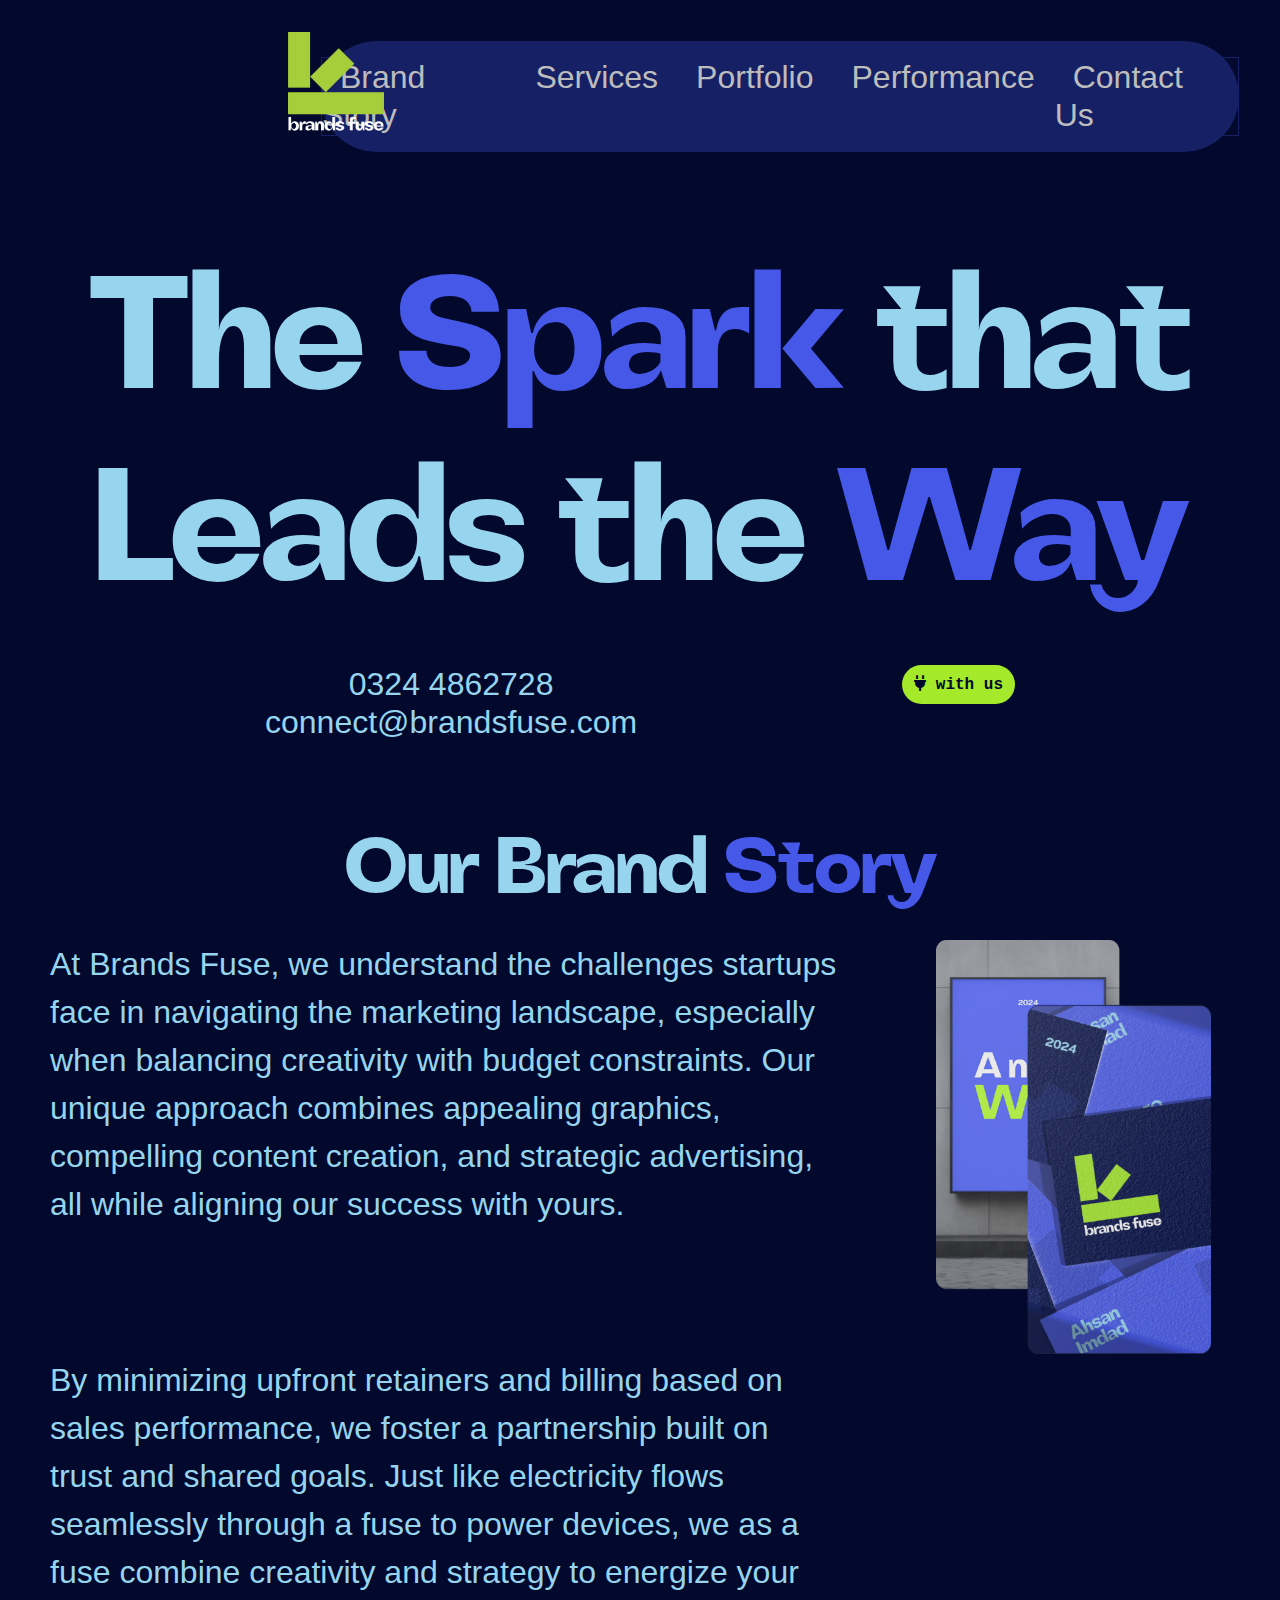
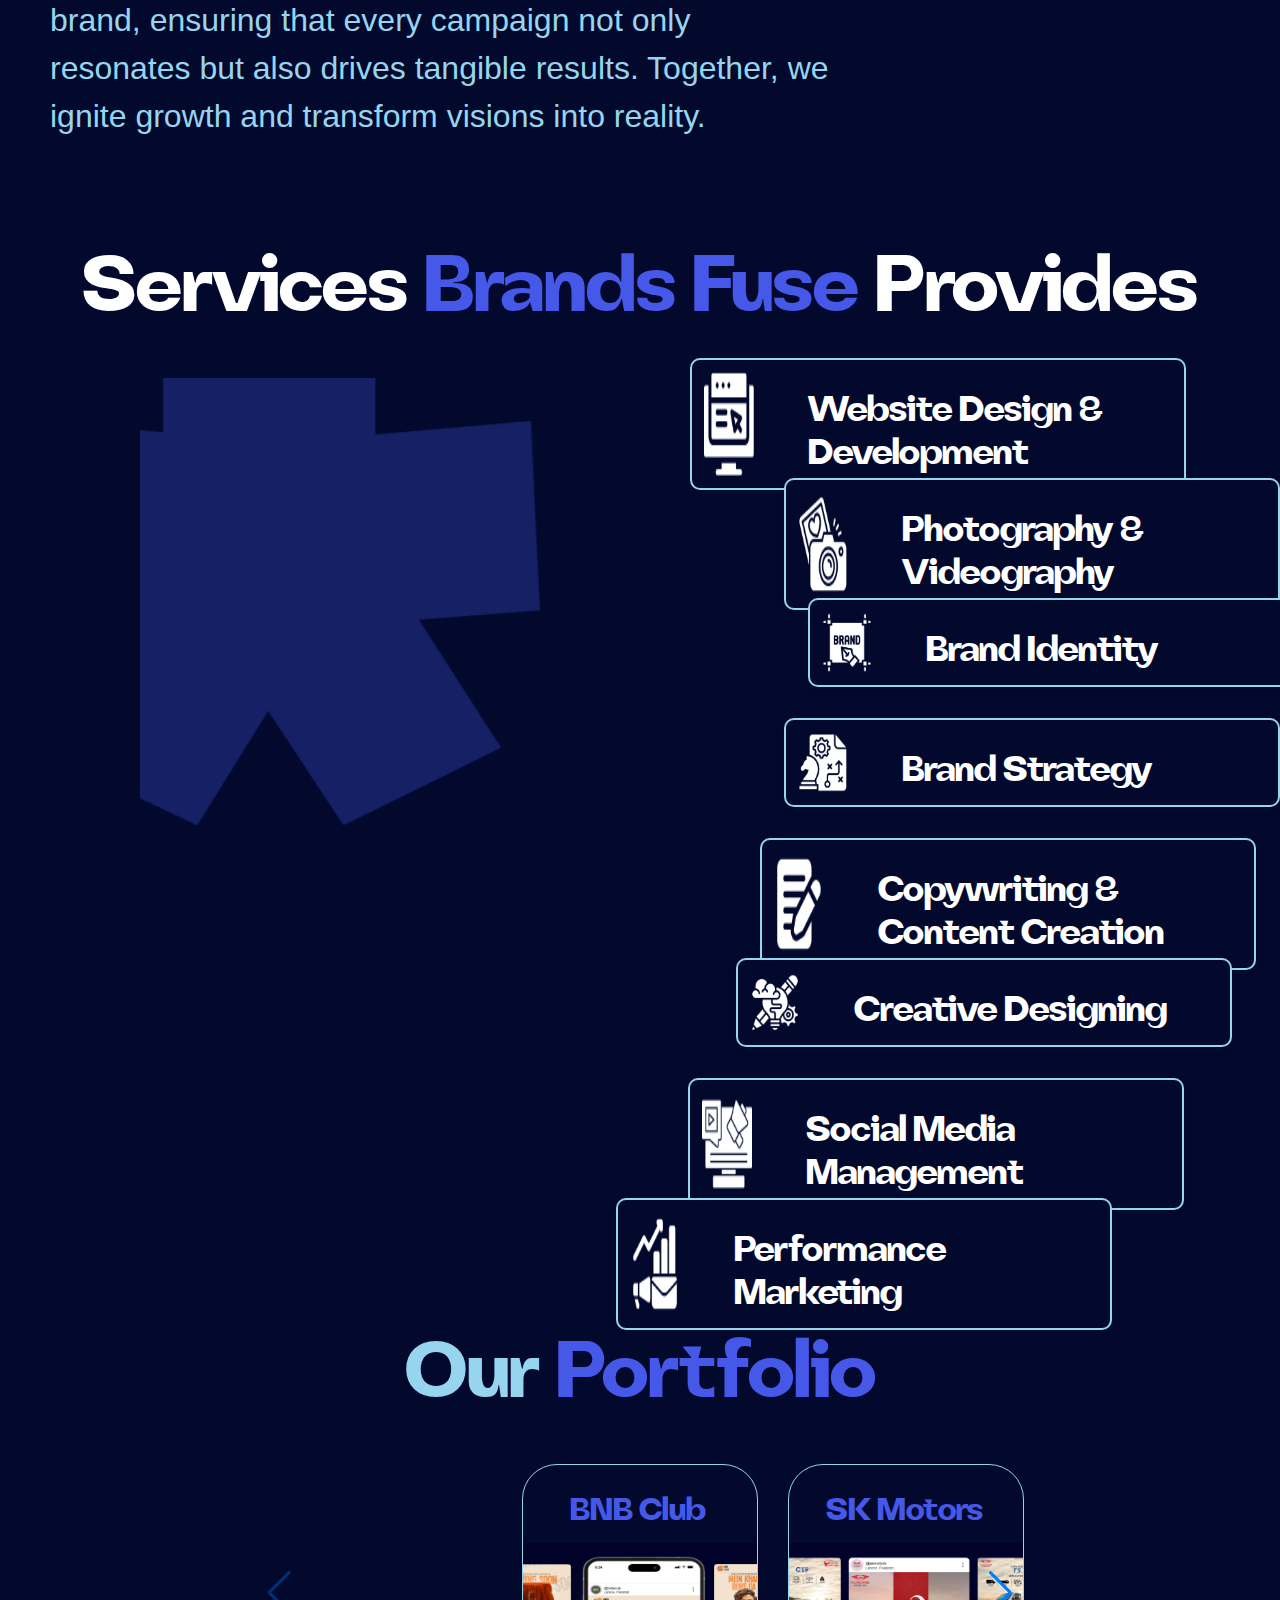
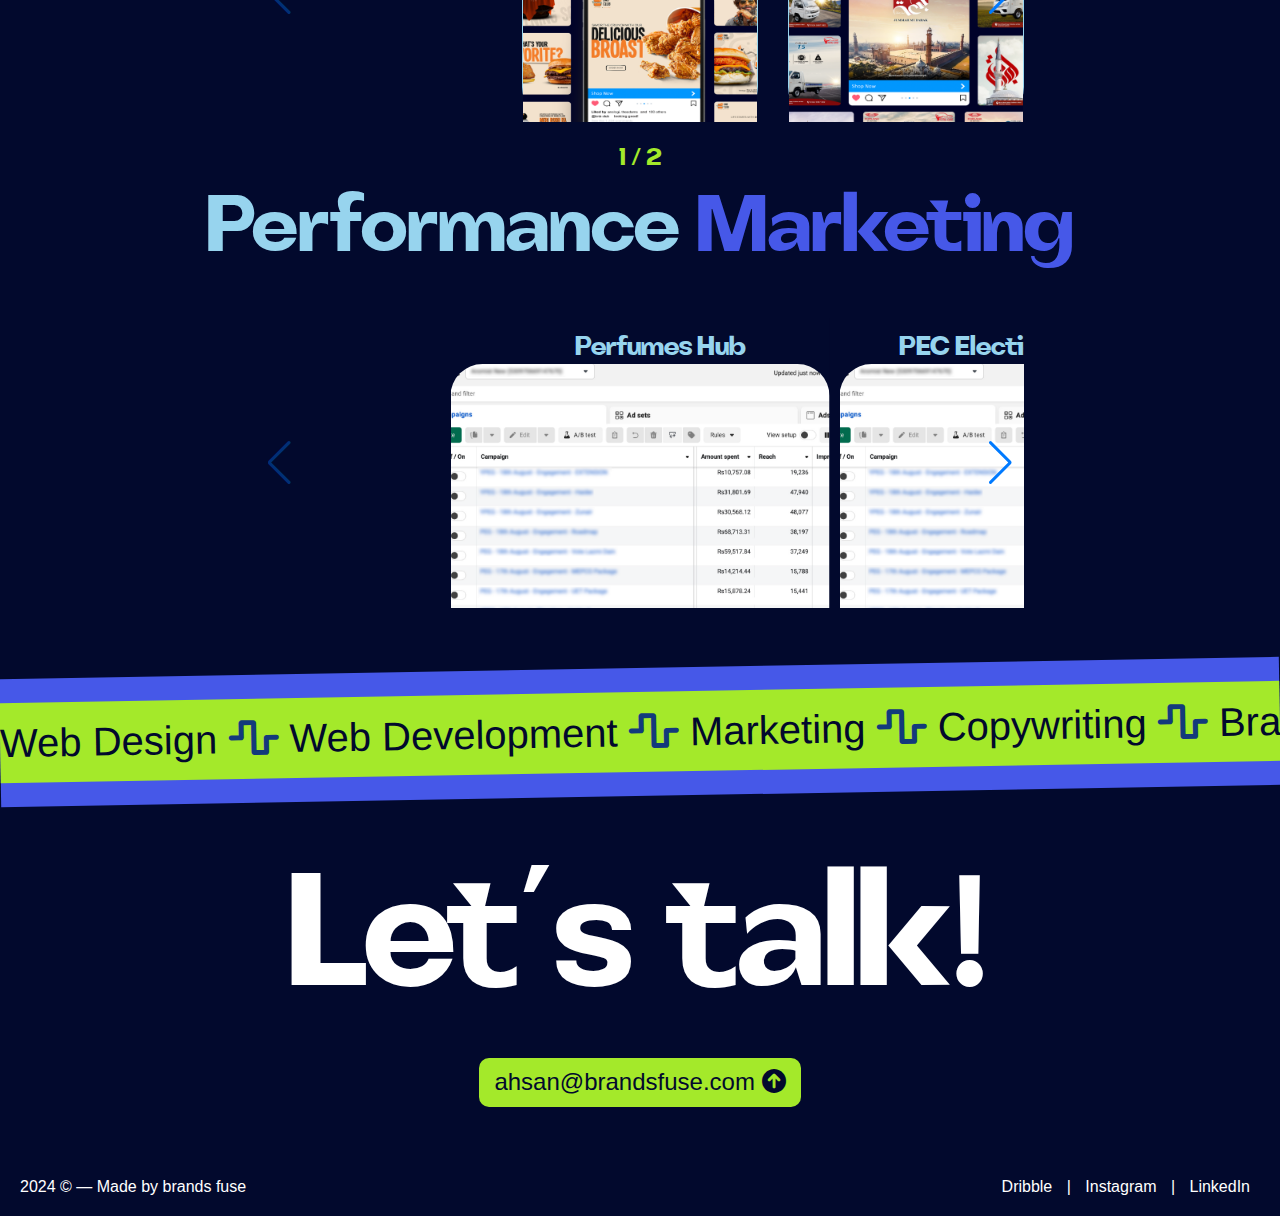
<file: index.html>
<!DOCTYPE html>
<html lang="en">
  <head>
    <meta charset="UTF-8" />
    <meta name="viewport" content="width=device-width, initial-scale=1.0" />
    <!-- Link For FOnt Awesome-->
    <link
      rel="stylesheet"
      href="https://cdnjs.cloudflare.com/ajax/libs/font-awesome/6.0.0-beta3/css/all.min.css"
    />

    <link rel="icon" type="image/x-icon" href="./src/image.png" />
    <!-- Link Swiper's CSS -->
    <link
      rel="stylesheet"
      href="https://cdn.jsdelivr.net/npm/swiper@11/swiper-bundle.min.css"
    />

    <!-- Swiper's JavaScript -->
    <script src="https://cdn.jsdelivr.net/npm/swiper@11/swiper-bundle.min.js"></script>

    <title>Brands Fuse</title>
    <link rel="stylesheet" href="styles.css" />
  </head>
  <body>
    <!-- logo -->

    <img class="logo" src="./src/image.png" alt="BrandsFuse" />

    <!-- Hamburger for Mobile devices -->

    <!-- Navigation Section -->
    <nav>
      <div class="hamburger" onclick="toggleNavbar()">
        <div class="bar"></div>
        <div class="bar"></div>
        <div class="bar"></div>
      </div>
      <ul class="nav-links" id="navLinks">
        <li><a href="#brand-story">Brand Story</a></li>
        <li><a href="#services">Services</a></li>
        <li><a href="#portfolio">Portfolio</a></li>
        <li><a href="#performance">Performance</a></li>
        <li><a href="#contact">Contact Us</a></li>
      </ul>
    </nav>

    <!-- Header Section -->
    <header>
      <div class="header-content" id="header">
        <h1>The <span>Spark </span>that<br />Leads the <span>Way</span></h1>

        <div class="sub-header">
          <p>0324 4862728 <br />connect@brandsfuse.com</p>
          <a href="mailto:ahsan@brandsfuse.com">
            <button href="#contact">
              <i class="fa fa-plug" aria-hidden="true"></i> with us
            </button>
          </a>
        </div>
      </div>
    </header>

    <!-- Brand Story Section -->

    <section id="brand-story" class="brand-story">
      <h2>Our Brand <span>Story</span></h2>
      <div class="brand-story-content">
        <p class="p1">
          At Brands Fuse, we understand the challenges startups face in
          navigating the marketing landscape, especially when balancing
          creativity with budget constraints. Our unique approach combines
          appealing graphics, compelling content creation, and strategic
          advertising, all while aligning our success with yours.
        </p>
        <p class="p2">
          By minimizing upfront retainers and billing based on sales
          performance, we foster a partnership built on trust and shared goals.
          Just like electricity flows seamlessly through a fuse to power
          devices, we as a fuse combine creativity and strategy to energize your
          brand, ensuring that every campaign not only resonates but also drives
          tangible results. Together, we ignite growth and transform visions
          into reality.
        </p>
        <div class="p3">
          <img src="./src/brandstory.png" alt="brand story" />
        </div>
      </div>
    </section>

    <!-- Services Section-->
    <section id="services" class="services">
      <h2>Services <span> Brands Fuse </span>Provides</h2>
      <div class="services-container">
        <div class="service">
          <img src="icons/website-icon.png" alt="Website Design" />
          <h3>Website Design & Development</h3>
        </div>
        <div class="service">
          <img src="icons/wedding-photography.png" alt="Photography" />
          <h3>Photography & Videography</h3>
        </div>
        <div class="service">
          <img src="icons/branding.png" alt="Brand Identity" />
          <h3>Brand Identity</h3>
        </div>

        <div class="service">
          <img src="icons/strategy.png" alt="Brand Strategy" />
          <h3>Brand Strategy</h3>
        </div>

        <div class="service">
          <img src="icons/copywriting.png" alt="Copywriting" />
          <h3>Copywriting & Content Creation</h3>
        </div>

        <div class="service">
          <img src="icons/design-thinking.png" alt="Creative Designing" />
          <h3>Creative Designing</h3>
        </div>
        <div class="service">
          <img src="icons/social-marketing.png" alt="Social Media Management" />
          <h3>Social Media Management</h3>
        </div>
        <div class="service">
          <img src="icons/data-visualization.png" alt="Performance Marketing" />
          <h3>Performance Marketing</h3>
        </div>
      </div>
      <img class="flower" src="./src/flower.png" alt="flower icon" />
    </section>

    <!-- Portfolio Section -->
    <section class="portfolio-section" id="portfolio">
      <h2>Our <span>Portfolio</span></h2>
      <div class="portfolio-container swiper-container">
        <div #swiperRef="" class="swiper swiper1">
          <div class="swiper-wrapper">
            <div class="portfolio swiper-slide">
              <h3>BNB Club</h3>
              <img src="src/bnb.png" alt="bnb club image" />
              <!-- <a href="bnb.html">
                <i class="fas fa-arrow-circle-up fa-rotate-by"></i
              ></a> -->
            </div>
            <div class="portfolio swiper-slide">
              <h3>SK Motors</h3>

              <img src="src/skmotors.png" alt="sk motors image" />
              <!-- <a href="skmotors.html">
                <i class="fas fa-arrow-circle-up fa-rotate-by"></i
              ></a> -->
            </div>
            <div class="portfolio swiper-slide">
              <h3>My Burger</h3>
              <img src="src/myburger.png" alt="my Burger" />
              <!-- <a href="myburger.html">
                <i class="fas fa-arrow-circle-up fa-rotate-by"> </i>
              </a> -->
            </div>
          </div>
          <div class="swiper-button-next"></div>
          <div class="swiper-button-prev"></div>
        </div>
        <div class="swiper-pagination"></div>
      </div>
    </section>

    <!-- Performance Section -->

    <section class="performance-section" id="performance">
      <h2>Performance <span> Marketing</span></h2>
      <div class="performance-container swiper-container">
        <div #swiperRef="" class="swiper swiper2">
          <div class="performance-wrapper swiper-wrapper">
            <div class="performance swiper-slide">
              <h3>Perfumes Hub</h3>
              <img src="./src/perfumeshub.png" alt="perfumeshub performance" />
            </div>

            <div class="performance swiper-slide">
              <h3>PEC Elections Campaign</h3>
              <img src="/src/pec.png" alt="pec performance" />
            </div>
          </div>
          <div class="swiper-button-next"></div>
          <div class="swiper-button-prev"></div>
        </div>
      </div>
    </section>

    <!-- Band Section -->

    <section class="band">
      <div class="band-container">
        <div class="band-line">
          <p>
            Web Design
            <i class="fas fa-wave-square" style="color: #133a7c"></i> Web
            Development
            <i class="fas fa-wave-square" style="color: #133a7c"></i> Marketing
            <i class="fas fa-wave-square" style="color: #133a7c"></i>
            Copywriting
            <i class="fas fa-wave-square" style="color: #133a7c"></i>
            Brand Identity
          </p>
        </div>
      </div>
    </section>

    <!-- Contact Section -->
    <section class="contact" id="contact">
      <h2>Let’s talk!</h2>

      <a href="mailto:ahsan@brandsfuse.com">
        <div class="mail-wrapper">
          ahsan@brandsfuse.com
          <i class="fas fa-arrow-circle-up fa-rotate-by"></i></div
      ></a>
    </section>

    <!-- Footer Section -->
    <footer>
      <p>2024 © — Made by brands fuse</p>
      <p>
        <a href="https://dribbble.com">Dribble</a> |
        <a href="https://instagram.com">Instagram</a> |
        <a href="https://linkedin.com">LinkedIn</a>
      </p>
    </footer>

    <script src="script.js"></script>
  </body>
</html>
</file>
<file: styles.css>
/* General Reset */

@font-face {
  font-family: "Quanta Grotesk Pro";
  src: url("./fonts/QuantaGroteskPro-Bold-BF6459a54ca7daf.woff") format("woff"),
    url("./fonts/QuantaGroteskPro-Bold-BF6459a54d79343.ttf") format("tff"),
    url("./fonts/QuantaGroteskPro-Bold-BF6459a54be213c.otf") format("otf");
  font-weight: bold;
  font-style: normal;
}

:root {
  --dark: #02092d;
  --water: #97d4ee;
  --green: #a4e92a;
  --light: #4658e8;
}

* {
  margin: 0;
  padding: 0;
  box-sizing: border-box;
}

body {
  font-family: "Arial", sans-serif;
  line-height: 1.2;
  color: var(--water);
  background-color: var(--dark);
}

/* Header Section */
header {
  margin-top: 6rem;
  text-align: center;
  display: flex;
  flex-direction: column;
  justify-content: space-evenly;
  /* margin-left: -2rem; */
}

header h1 {
  font-family: "Quanta Grotesk Pro", sans-serif;
  font-size: 10rem;
  margin-bottom: 2px;
  padding: 0%;
}

header h1 span {
  color: var(--light);
}

header p {
  font-size: 2rem;
}

.sub-header {
  display: flex;
  flex-direction: row;
  justify-items: center;
  justify-content: space-evenly;
  margin-top: 2rem;
}

header button {
  background-color: var(--green);
  border: var(--dark);
  box-shadow: inset;
  color: var(--dark);
  text-align: center;
  text-decoration: none;
  display: inline-block;
  font-size: 16px;
  font-weight: 800;
  color: var(--dark);
  font-family: "Courier New", Courier, monospace;
  border-radius: 2rem;
  cursor: pointer;
  padding: 10px 12px;
  width: auto;
}

/* Navigation Section */

.logo {
  position: absolute;
  left: 18rem;
  top: 2rem;
  width: 6rem;
}

nav {
  display: flex;
  flex-direction: row;
  justify-content: space-evenly;
  margin: 2.5rem;
  margin-left: 20rem;
}

nav ul {
  display: flex;
  flex-direction: row;
  justify-content: space-evenly;
  list-style-type: none;
  background-color: #162165;
  border: 1px solid var(--dark);
  border-radius: 80px;
}

nav ul li {
  display: inline-block;
  margin: 1rem 0rem;
  border: 1px solid #162165;
}
nav ul li a {
  color: #bdbdbd;
  text-decoration: none;
  font-size: 2rem;
  padding: 18px;
}

nav ul li a:hover {
  background-color: var(--green);
  color: var(--dark);
  border-radius: 80px;
}

.hamburger {
  display: none;
  flex-direction: column;
  cursor: pointer;
}

.hamburger .bar {
  width: 40px;
  height: 4px;
  background-color: white;
  margin: 8px 0;
  transition: 0.4s;
}

/* Brand Story Section */

.brand-story {
  margin-top: 2rem;
  padding: 50px;
  text-align: center;
}

.brand-story-content {
  display: grid;
  grid-template-columns: 1fr 1fr 1fr;
  grid-template-rows: 1fr 1fr;
}

.p1 {
  grid-column: 1/3;
}

.p2 {
  grid-column: 1/3;
  grid-row: 2/3;
}

.p3 {
  grid-column: 3/3;
  grid-row: 1/3;
}

.brand-story h2 {
  font-family: "Quanta Grotesk Pro", sans-serif;
  font-size: 5rem;
  margin-bottom: 20px;
}

.brand-story h2 span {
  color: var(--light);
}

.brand-story-content p {
  font-size: 2rem;
  margin-bottom: 2rem;
  line-height: 1.5;
  text-align: left;
}

.brand-story img {
  width: 70%;
  height: auto;
  margin-left: 5rem;
}

/* Brand Services */

.services {
  font-family: "Quanta Grotesk Pro", sans-serif;
  background-color: var(--dark);
  color: #fff;
  padding: 20px;
  margin-bottom: 950px;
}

.services h2 {
  font-size: 5rem;
  text-align: center;
}

.services h2 span {
  color: var(--light);
}

.services-container {
  position: relative;
}

.service {
  background-color: var(--dark);
  font-size: 1.5rem;
  width: 40%;
  border-radius: 10px;
  padding: 12px;
  box-shadow: 0 4px 8px rgba(0, 0, 0, 0.1);
  display: flex;
  flex-direction: row;
  position: absolute;
  top: 50%;
  left: 50%;
  border: 2px solid var(--water);
  /* transform-origin: center center; */
  /* transform: translate(-50%, -50%); */
}

.service:nth-child(1) {
  transform: translate(50px);
}

.service:nth-child(2) {
  transform: translate(6em, 5em);
}

.service:nth-child(3) {
  transform: translate(7em, 10em);
}

.service:nth-child(4) {
  transform: translate(6em, 15em);
}

.service:nth-child(5) {
  transform: translate(5em, 20em);
}

.service:nth-child(6) {
  transform: translate(4em, 25em);
}

.service:nth-child(7) {
  transform: translate(2em, 30em);
}

.service:nth-child(8) {
  transform: translate(-1em, 35em);
}

.service img {
  width: 60px;
}

.flower {
  position: absolute;
  top: 1900px;
  left: 140px;
  width: 400px;
  z-index: -1;
}

.services h2 {
  text-align: center;
  margin-bottom: 20px;
}

.service img {
  width: 50px;
}

h3 {
  font-size: 1.5em;
  margin-top: 0.5em;
  margin-left: 1.5em;
}

/* Portfolio */

.portfolio-section {
  font-family: "Quanta Grotesk Pro", sans-serif;
}

.portfolio-section h2 {
  text-align: center;
  font-size: 5rem;
}

.portfolio-section h2 span {
  color: var(--light);
}

.portfolio-section p {
  display: block;
  margin: 20px auto 40px;
  text-align: center;
  width: 40%;
  font-size: 1.5rem;
}

.portfolio-container {
  margin-top: 20px;
  display: flex;
  flex: 1;
  flex-direction: row;
  justify-content: center;
  justify-items: center;
  row-gap: 10px;
  position: relative;
}

.portfolio {
  border: 1px solid var(--water);
  border-radius: 35px;
  padding: 0;
  position: relative;
}

.portfolio h3 {
  margin-left: -2px;
  font-size: 2rem;
  text-align: center;
  padding: 12px 12px 12px 10px;
  color: var(--light);
}

.portfolio-container i {
  background-color: var(--dark);
  border-radius: 50px 50px;
  font-size: 120px;
  color: var(--green);
  --fa-rotate-angle: 45deg;
  position: absolute;
  bottom: 0.2em;
  right: 0.25em;
}

.swiper-slide {
  text-align: center;
  font-size: 18px;
  background: var(--dark);
}

.swiper-slide img {
  display: block;
  width: 100%;
  height: 100%;
  object-fit: cover;
}

.swiper {
  width: 60%;
  height: auto;
  margin: 20px auto 60px;
}

.swiper-pagination {
  background-color: var(--dark);
  color: var(--green);
  font-size: 1.5rem;
}

/* Performance Section */

.performance-section {
  font-family: "Quanta Grotesk Pro", sans-serif;
  text-align: center;
}

.performance-section h2 {
  font-size: 5rem;
}

.performance-section h2 span {
  color: var(--light);
}

.performance-container {
  margin-top: 20px;
  display: flex;
  flex: 1;
  flex-direction: row;
  justify-content: center;
  justify-items: center;
  row-gap: 10px;
}

.performance img {
  border: 1px solid --dark;
  border-radius: 32px;
}

/* Band Section */

.band-container {
  border: var(--light);
  padding: 1.5rem 0px;
  background-color: var(--light);

  transform: rotate(-1deg);
}

.band-line {
  background-color: var(--green);
  display: flex;
  flex-direction: row;
  justify-content: space-evenly;
  color: var(--dark);
  width: 100%;
  padding: 1rem 0px;
  font-size: 2.5rem;
  overflow: hidden;
  white-space: nowrap;
}

/* Contact Section */

.contact {
  padding: 50px;
  color: #fff;
  text-align: center;
}

.contact h2 {
  font-family: "Quanta Grotesk Pro", sans-serif;
  font-size: 10rem;
  margin-bottom: 20px;
}

.contact a {
  font-size: 1rem;
  text-decoration: none;
  color: var(--dark);
}

.contact p {
  font-size: 1.1rem;
}

.mail-wrapper {
  display: inline-block;
  padding: 10px 15px 10px 15px;
  background-color: #a4e92a;
  font-size: 1.5rem;
  border-radius: 10px;
}

/* Footer Section */
footer {
  display: flex;
  flex-direction: row;
  justify-content: space-between;
  padding: 20px;
  text-align: center;
  color: #fff;
}

footer p {
  font-size: 1rem;
}

footer a {
  color: #fff;
  text-decoration: none;
  margin: 0 10px;
}

/* Mobile Styles */
@media (max-width: 768px) {
  /* Mobile Nav */

  .logo {
    position: absolute;
    left: 6rem;
    top: 2rem;
    width: 6rem;
  }
  .hamburger {
    display: block;
    position: absolute;
    right: 6rem;
    top: 4rem;
  }

  .nav-links {
    position: absolute;
    top: 20%;
    right: 0;
    width: 100%;
    flex-direction: column;
    align-items: center;
    gap: 1rem;
    display: none;
    border: 2px solid var(--green);
  }

  .nav-links li {
    display: block;
    width: 100%;
    margin: -20px 50px 0px 50px;
    color: #bdbdbd;
    text-decoration: none;
    font-size: 0.5rem;
    padding: 4px;
    background-color: var(--dark);
  }

  .nav-links li a {
    display: flex;
    flex-direction: row;
    align-items: center;
    justify-content: center;
  }

  .nav-links.active {
    display: flex;
  }

  /* mobile header */

  header {
    margin-top: 8rem;
  }

  .header-content.nav-active {
    margin-top: 26rem;
  }

  header h1 {
    font-size: 5rem;
  }

  /* Brand story */

  .brand-story {
    font-size: 1rem;
    margin-top: 1rem;
    padding: 20px;
  }

  .brand-story-content {
    display: grid;
    grid-template-columns: 100%;
    grid-template-rows: 15rem 2fr 15rem;
  }

  .p1 {
    grid-column: 1/1;
    grid-row: 1/2;
  }

  .p2 {
    grid-column: 1/1;
    grid-row: 3/3;
    margin-top: 2rem;
  }

  .p3 {
    grid-column: 1/1;
    grid-row: 2/3;
    display: flex;
    justify-content: center;
    align-items: center;
    height: 30rem;
    border: 1px solid var(--green);
    border-radius: 2rem;
  }

  .brand-story img {
    width: auto;
    height: 100%;
  }

  .brand-story h2 {
    font-size: 3rem;
  }

  .brand-story p {
    font-size: 1.5rem;
    margin-bottom: 1rem;
    line-height: 1.2;
    text-align: left;
  }

  /* Mobile Services */
  .services {
    margin-bottom: 650px;
  }

  .services h2 {
    font-size: 5rem;
  }

  .service {
    font-size: 1rem;
    padding: 8px;
    width: 70%;
  }

  .service:nth-child(1) {
    transform: translate(-10em, 0em);
  }

  .service:nth-child(2) {
    transform: translate(-13em, 5em);
  }

  .service:nth-child(3) {
    transform: translate(-14em, 10em);
  }

  .service:nth-child(4) {
    transform: translate(-15em, 15em);
  }

  .service:nth-child(5) {
    transform: translate(-15em, 20em);
  }

  .service:nth-child(6) {
    transform: translate(-14em, 25em);
  }

  .service:nth-child(7) {
    transform: translate(-13em, 30em);
  }

  .service:nth-child(8) {
    transform: translate(-10em, 35em);
  }

  .flower {
    position: absolute;
    top: 1660px;
    left: 80px;
    width: 80px;
    z-index: +1;
  }
}

@media (max-width: 670px) {
  /* Mobile Nav */

  .logo {
    position: absolute;
    left: 3rem;
    top: 3.5rem;
    width: 4rem;
  }
  .hamburger {
    display: block;
    position: absolute;
    right: 5rem;
    top: 5rem;
  }

  .nav-links {
    position: absolute;
    top: 20%;
    right: 0;
    width: 100%;
    flex-direction: column;
    align-items: center;
    gap: 1rem;
    display: none;
    border: 2px solid var(--green);
  }

  .nav-links li {
    display: block;
    width: 100%;
    margin: -20px 50px 0px 50px;
    color: #bdbdbd;
    text-decoration: none;
    font-size: 0.5rem;
    padding: 4px;
    background-color: var(--dark);
  }

  .nav-links li a {
    display: flex;
    flex-direction: row;
    align-items: center;
    justify-content: center;
  }

  .nav-links.active {
    display: flex;
  }

  /* mobile header */

  header {
    margin-top: 8rem;
  }

  .header-content.nav-active {
    margin-top: 26rem;
  }

  header h1 {
    font-size: 5rem;
  }

  header p {
    font-size: 1.2rem;
  }

  /* Brand story */

  .brand-story {
    font-size: 0.7rem;
    margin-top: 1rem;
    padding: 20px;
    margin-bottom: 120px;
  }

  .brand-story-content {
    display: grid;
    grid-template-columns: 100%;
    grid-template-rows: 15rem 15rem 15rem;
  }

  .p1 {
    grid-column: 1/1;
    grid-row: 1/2;
  }

  .p2 {
    grid-column: 1/1;
    grid-row: 3/3;
    margin-top: 2rem;
  }

  .p3 {
    grid-column: 1/1;
    grid-row: 2/3;
    display: flex;
    justify-content: center;
    align-items: center;
    height: 18rem;
    width: auto;
    border: none;
    border-radius: 2rem;
  }

  .brand-story img {
    width: auto;
    height: 80%;
    padding: 0%;
  }

  .brand-story h2 {
    font-size: 3rem;
  }

  .brand-story p {
    font-size: 1.5rem;
    margin-bottom: 1rem;
    line-height: 1.2;
    text-align: left;
  }

  /* Mobile Services */
  .services {
    margin-bottom: 700px;
    z-index: -1;
  }

  .services h2 {
    font-size: 3.2rem;
  }

  .service {
    font-size: 1rem;
    padding: 8px;
    width: 80%;
  }

  .service:nth-child(1) {
    transform: translate(-10em, 0em);
  }

  .service:nth-child(2) {
    transform: translate(-11em, 5em);
  }

  .service:nth-child(3) {
    transform: translate(-12em, 10em);
  }

  .service:nth-child(4) {
    transform: translate(-13em, 15em);
  }

  .service:nth-child(5) {
    transform: translate(-13em, 20em);
  }

  .service:nth-child(6) {
    transform: translate(-12em, 25em);
  }

  .service:nth-child(7) {
    transform: translate(-11em, 30em);
  }

  .service:nth-child(8) {
    transform: translate(-10em, 35em);
  }

  .flower {
    position: absolute;
    top: 2000px;
    left: 350px;
    width: 80px;
    z-index: +400;
  }
  /* Mobile Portfolio */
  .swiper {
    width: 100%;
    height: 100%;
    margin: 20px auto 60px;
  }

  .portfolio-section h2 {
    font-size: 3rem;
  }

  /* Mobile Performance */

  .performance-wrapper {
    width: 100%;
  }

  .performance {
    width: 40rem;
  }

  .performance-section h2 {
    font-size: 3rem;
  }

  .performance-section h3 {
    font-size: 1rem;
  }

  .band-container {
    border: var(--light);
    padding: 0.5rem 0;
    background-color: var(--light);
    display: flex;
    flex-direction: row;
    justify-content: space-evenly;
    transform: rotate(-1deg);
  }

  .band-line {
    width: 100%;
    color: var(--dark);
    padding: 0.5rem 0;
    font-size: 1rem;
    overflow: hidden;
    white-space: nowrap;
    font-weight: 900;
    border-radius: 0%;
  }

  /* Contact */

  .contact h2 {
    font-family: "Quanta Grotesk Pro", sans-serif;
    font-size: 4rem;
  }

  .contact a {
    font-size: 1rem;
    text-decoration: none;
    color: var(--dark);
  }

  .contact {
    width: 100%;
  }

  .mail-wrapper {
    display: inline-block;
    padding: 10px 5px 10px 5px;
    background-color: #a4e92a;
    font-size: 1.5rem;
  }

  /* Footer Section */
  footer {
    display: flex;
    flex-direction: row;
    justify-content: space-between;
    padding: 20px;
    text-align: center;
    color: #fff;
  }

  footer p {
    font-size: 1rem;
  }

  footer a {
    color: #fff;
    text-decoration: none;
    margin: 0 10px;
  }
}
</file>
